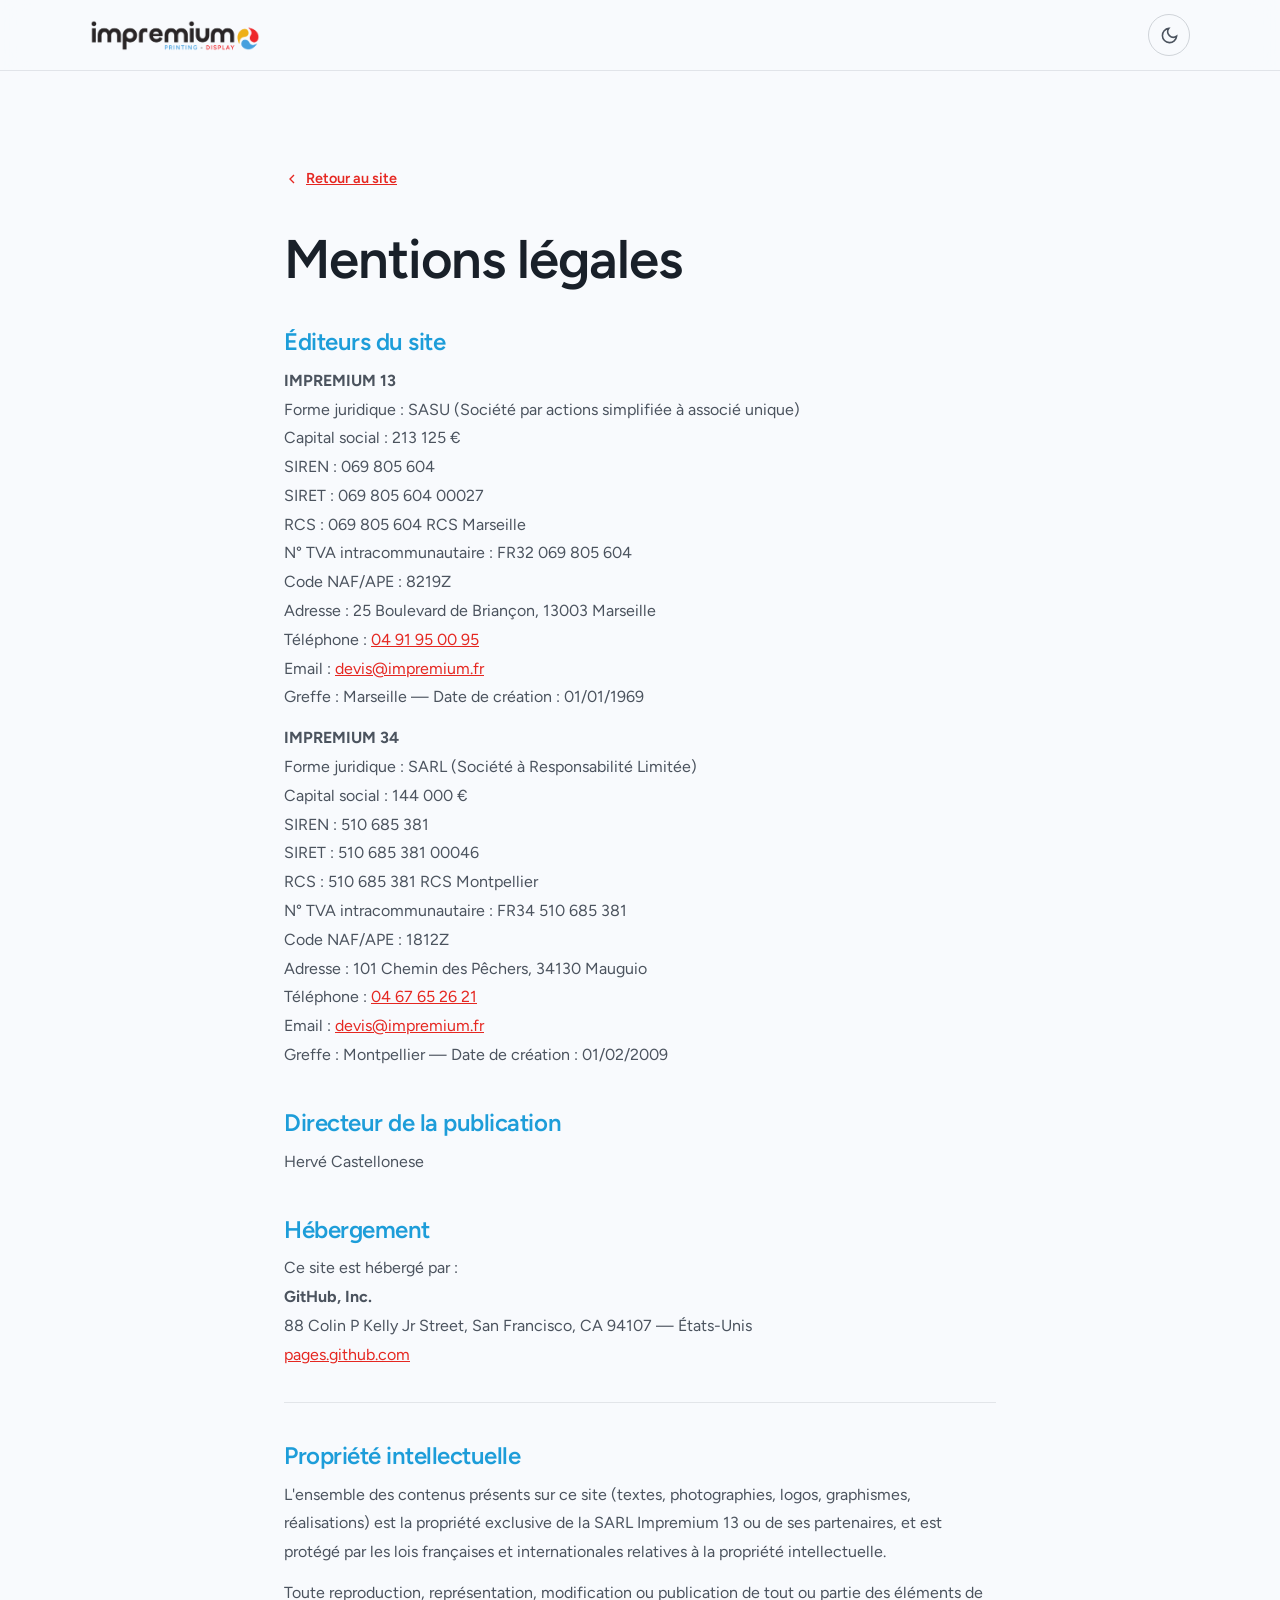
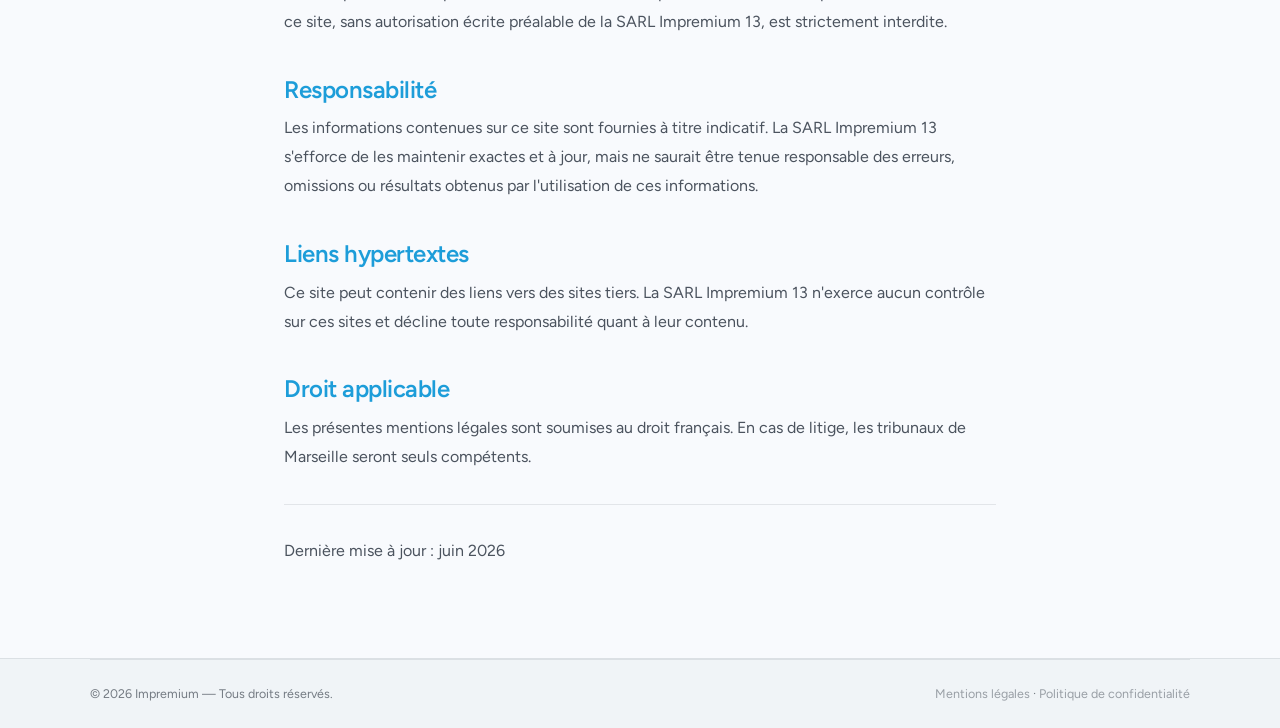
<file: mentions-legales.html>
<!DOCTYPE html>
<html lang="fr" data-theme="light">
<head>
  <meta charset="UTF-8">
  <meta name="viewport" content="width=device-width, initial-scale=1.0">
  <title>Mentions légales — Impremium</title>
  <meta name="robots" content="noindex">
  <link rel="preconnect" href="https://fonts.googleapis.com">
  <link rel="preconnect" href="https://fonts.gstatic.com" crossorigin>
  <link href="https://fonts.googleapis.com/css2?family=Figtree:wght@300;400;600;700;800&display=swap" rel="stylesheet">
  <link rel="stylesheet" href="./base.css">
  <link rel="stylesheet" href="./style.css">
  <style>
    .legal-wrap { max-width: 760px; margin: 0 auto; padding: 6rem 1.5rem 5rem; }
    .legal-back {
      display: inline-flex; align-items: center; gap: 6px;
      font-size: var(--text-sm); font-weight: 600;
      color: var(--brand-coral); margin-bottom: 2.5rem;
      text-decoration: none;
    }
    .legal-back:hover { text-decoration: underline; }
    .legal-wrap h1 {
      font-family: var(--font-display); font-size: var(--text-2xl);
      font-weight: 600; color: var(--text); margin-bottom: 2rem;
    }
    .legal-wrap h2 {
      font-family: var(--font-display); font-size: var(--text-lg);
      font-weight: 600; color: var(--brand-blue); margin: 2.5rem 0 0.75rem;
    }
    .legal-wrap p, .legal-wrap li {
      font-size: var(--text-base); color: var(--text-soft);
      line-height: 1.8; margin-bottom: 0.75rem;
    }
    .legal-wrap ul { padding-left: 1.5rem; margin-bottom: 1rem; }
    .legal-wrap a { color: var(--brand-coral); text-decoration: underline; }
    .legal-divider { height: 1px; background: var(--border); margin: 2rem 0; }
    .legal-note { font-size: var(--text-xs); color: var(--text-mute); }
    .placeholder { background: oklch(98% 0.01 85); border: 1px dashed var(--brand-gold); border-radius: 6px; padding: 0.25rem 0.5rem; font-size: var(--text-sm); color: var(--brand-coral-deep); font-style: italic; }
  </style>
</head>
<body>

  <!-- HEADER simplifié -->
  <header class="site-header">
    <div class="container nav">
      <a href="./index.html" class="brand" aria-label="Impremium — accueil">
        <img class="logo-img logo-light" src="./assets/img/logo-impremium.png" alt="Impremium" width="170" height="31">
        <img class="logo-img logo-dark" src="./assets/img/logo-impremium-dark.png" alt="Impremium" width="170" height="31">
      </a>
      <div class="nav-actions">
        <button class="theme-toggle" id="themeToggle" aria-label="Basculer le thème">
          <svg width="18" height="18" viewBox="0 0 24 24" fill="none" stroke="currentColor" stroke-width="2"><path d="M21 12.79A9 9 0 1 1 11.21 3 7 7 0 0 0 21 12.79z"/></svg>
        </button>
      </div>
    </div>
  </header>

  <main>
    <div class="legal-wrap">

      <a href="./index.html" class="legal-back">
        <svg width="16" height="16" viewBox="0 0 24 24" fill="none" stroke="currentColor" stroke-width="2"><polyline points="15 18 9 12 15 6"/></svg>
        Retour au site
      </a>

      <h1>Mentions légales</h1>

      <h2>Éditeurs du site</h2>

      <p><strong>IMPREMIUM 13</strong><br>
      Forme juridique : SASU (Société par actions simplifiée à associé unique)<br>
      Capital social : 213 125 €<br>
      SIREN : 069 805 604<br>
      SIRET : 069 805 604 00027<br>
      RCS : 069 805 604 RCS Marseille<br>
      N° TVA intracommunautaire : FR32 069 805 604<br>
      Code NAF/APE : 8219Z<br>
      Adresse : 25 Boulevard de Briançon, 13003 Marseille<br>
      Téléphone : <a href="tel:0491950095">04 91 95 00 95</a><br>
      Email : <a href="mailto:devis@impremium.fr">devis@impremium.fr</a><br>
      Greffe : Marseille — Date de création : 01/01/1969</p>

      <p style="margin-top:var(--space-6)"><strong>IMPREMIUM 34</strong><br>
      Forme juridique : SARL (Société à Responsabilité Limitée)<br>
      Capital social : 144 000 €<br>
      SIREN : 510 685 381<br>
      SIRET : 510 685 381 00046<br>
      RCS : 510 685 381 RCS Montpellier<br>
      N° TVA intracommunautaire : FR34 510 685 381<br>
      Code NAF/APE : 1812Z<br>
      Adresse : 101 Chemin des Pêchers, 34130 Mauguio<br>
      Téléphone : <a href="tel:0467652621">04 67 65 26 21</a><br>
      Email : <a href="mailto:devis@impremium.fr">devis@impremium.fr</a><br>
      Greffe : Montpellier — Date de création : 01/02/2009</p>

      <h2>Directeur de la publication</h2>
      <p>Hervé Castellonese</p>

      <h2>Hébergement</h2>
      <p>
        Ce site est hébergé par :<br>
        <strong>GitHub, Inc.</strong><br>
        88 Colin P Kelly Jr Street, San Francisco, CA 94107 — États-Unis<br>
        <a href="https://pages.github.com" target="_blank" rel="noopener">pages.github.com</a>
      </p>

      <div class="legal-divider"></div>

      <h2>Propriété intellectuelle</h2>
      <p>L'ensemble des contenus présents sur ce site (textes, photographies, logos, graphismes, réalisations) est la propriété exclusive de la SARL Impremium 13 ou de ses partenaires, et est protégé par les lois françaises et internationales relatives à la propriété intellectuelle.</p>
      <p>Toute reproduction, représentation, modification ou publication de tout ou partie des éléments de ce site, sans autorisation écrite préalable de la SARL Impremium 13, est strictement interdite.</p>

      <h2>Responsabilité</h2>
      <p>Les informations contenues sur ce site sont fournies à titre indicatif. La SARL Impremium 13 s'efforce de les maintenir exactes et à jour, mais ne saurait être tenue responsable des erreurs, omissions ou résultats obtenus par l'utilisation de ces informations.</p>

      <h2>Liens hypertextes</h2>
      <p>Ce site peut contenir des liens vers des sites tiers. La SARL Impremium 13 n'exerce aucun contrôle sur ces sites et décline toute responsabilité quant à leur contenu.</p>

      <h2>Droit applicable</h2>
      <p>Les présentes mentions légales sont soumises au droit français. En cas de litige, les tribunaux de Marseille seront seuls compétents.</p>

      <div class="legal-divider"></div>
      <p class="legal-note">Dernière mise à jour : juin 2026</p>

    </div>
  </main>

  <footer class="site-footer">
    <div class="container">
      <div class="footer-bottom">
        <span>© <span id="year"></span> Impremium — Tous droits réservés.</span>
        <span class="footer-legal">
          <a href="mentions-legales.html">Mentions légales</a> ·
          <a href="politique-confidentialite.html">Politique de confidentialité</a>
        </span>
      </div>
    </div>
  </footer>

  <script src="./app.js" defer></script>
<script data-pplx-inline-edit>
(function () {
  if (window === window.top) return;

  const allowedParentOrigins = ["https://www.perplexity.ai","https://perplexity.ai","https://testing.perplexity.ai","https://staging.perplexity.ai","https://*.preview.i.perplexity.ai","http://localhost:3000","http://127.0.0.1:3000","http://localhost:5173","http://127.0.0.1:5173"];
  const MAX_FONT_BYTES = 500 * 1024;
  const MAX_TOTAL_FONT_BYTES = 2 * 1024 * 1024;
  let scrollForwarding = false;
  let scrollRaf = 0;
  let trustedTopOrigin = null;

  // Allow entries like "https://*.preview.i.perplexity.ai" — the wildcard
  // matches a single DNS label (no dots), so "https://*.foo" cannot stretch
  // across multiple labels.
  function matchesAllowedOrigin(origin) {
    if (!origin) return false;
    for (const entry of allowedParentOrigins) {
      if (!entry.includes("*")) {
        if (entry === origin) return true;
        continue;
      }
      const pattern = new RegExp(
        "^" +
          entry.replace(/[.+?^${}()|[\]\\]/g, "\\$&").replace(/\*/g, "[^.]+") +
          "$",
      );
      if (pattern.test(origin)) return true;
    }
    return false;
  }

  // Trust decision: when the sender is same-origin-visible (event.origin is a
  // real origin like https://www.perplexity.ai) we trust event.origin directly.
  // When event.origin is "null" (opaque broker srcdoc), we fall back to the
  // broker's stamped `parentOrigin` to identify the top window. The fallback
  // is claim-only — we rely on the browser's native `targetOrigin` enforcement
  // on the response path (see postToTrustedTop) to ensure replies can't be
  // delivered to anyone but the actual top window of that claimed origin.
  function getTrustedParentOrigin(event) {
    const forwardedParentOrigin =
      typeof event.data.parentOrigin === "string" ? event.data.parentOrigin : null;
    const parentOrigin = event.origin === "null" ? forwardedParentOrigin : event.origin;
    return matchesAllowedOrigin(parentOrigin) ? parentOrigin : null;
  }

  // All responses go to window.top with targetOrigin = the allowlisted origin.
  // An attacker that iframes us inside their own null-origin broker can claim
  // any parentOrigin they like, but the browser will drop the reply whenever
  // the real top's origin doesn't match — so the screenshot never leaves.
  function postToTrustedTop(message) {
    if (!trustedTopOrigin) return;
    try {
      window.top.postMessage(message, trustedTopOrigin);
    } catch (_error) {}
  }

  function inlineAll(original, clone) {
    if (original.nodeType !== 1 || clone.nodeType !== 1) return;

    try {
      const computedStyle = getComputedStyle(original);
      // cssText on a computed style is the serialized declaration in modern
      // Chromium/Safari — a single read beats enumerating ~400 longhand
      // properties. Firefox returns "" here, so we fall back on empty.
      const serialized = computedStyle.cssText;
      if (serialized) {
        clone.style.cssText = serialized;
      } else {
        const parts = new Array(computedStyle.length);
        for (let index = 0; index < computedStyle.length; index += 1) {
          const property = computedStyle[index];
          parts[index] = `${property}:${computedStyle.getPropertyValue(property)};`;
        }
        clone.style.cssText = parts.join("");
      }
    } catch (_error) {}

    const originalChildren = original.children;
    const clonedChildren = clone.children;
    for (
      let index = 0;
      index < originalChildren.length && index < clonedChildren.length;
      index += 1
    ) {
      inlineAll(originalChildren[index], clonedChildren[index]);
    }
  }

  function extractFontUrl(srcValue) {
    const matches = [
      ...srcValue.matchAll(
        /url\(["']?([^"')]+)["']?\)(?:\s*format\(["']?([^"')]+)["']?\))?/gi,
      ),
    ];
    if (matches.length === 0) return null;
    const woff2 = matches.find((m) => m[2] && m[2].toLowerCase().includes("woff2"));
    if (woff2) return woff2[1];
    const woff = matches.find((m) => m[2] && m[2].toLowerCase().includes("woff"));
    if (woff) return woff[1];
    return matches[0][1];
  }

  // Cache resolved font URL -> data URI across captures. Fonts on a page
  // essentially never change, and a batch run emits multiple captures back to
  // back — without this we'd refetch + re-base64 every time.
  const fontDataUriCache = new Map();
  const SRC_DECLARATION_RE = /src\s*:\s*[^;}]+/i;

  async function fetchAsDataUri(url) {
    if (fontDataUriCache.has(url)) return fontDataUriCache.get(url);
    let dataUri = null;
    try {
      const response = await fetch(url, { mode: "cors", credentials: "omit" });
      if (response.ok) {
        const blob = await response.blob();
        if (blob.size <= MAX_FONT_BYTES) {
          dataUri = await new Promise((resolve) => {
            const reader = new FileReader();
            reader.onloadend = () =>
              resolve(typeof reader.result === "string" ? reader.result : null);
            reader.onerror = () => resolve(null);
            reader.readAsDataURL(blob);
          });
        }
      }
    } catch (_error) {
      dataUri = null;
    }
    fontDataUriCache.set(url, dataUri);
    return dataUri;
  }

  function collectFontFaceRuleTexts() {
    const rules = [];
    for (const sheet of document.styleSheets) {
      let cssRules;
      try {
        cssRules = sheet.cssRules;
      } catch (_error) {
        continue;
      }
      if (!cssRules) continue;
      for (const rule of cssRules) {
        const cssText = rule.cssText || "";
        if (cssText.startsWith("@font-face")) rules.push(cssText);
      }
    }
    return rules;
  }

  async function buildInlinedFontCss() {
    const ruleTexts = collectFontFaceRuleTexts();
    if (ruleTexts.length === 0) return null;

    const resolved = ruleTexts.map((cssText) => {
      if (!SRC_DECLARATION_RE.test(cssText)) return null;
      const srcMatch = cssText.match(/src\s*:\s*([^;}]+)[;}]/i);
      if (!srcMatch) return null;
      const url = extractFontUrl(srcMatch[1]);
      if (!url) return null;
      try {
        return { cssText, url: new URL(url, document.baseURI).href };
      } catch (_error) {
        return null;
      }
    });

    const dataUris = await Promise.all(
      resolved.map((entry) => (entry ? fetchAsDataUri(entry.url) : Promise.resolve(null))),
    );

    const inlined = [];
    let totalBytes = 0;
    for (let index = 0; index < resolved.length; index += 1) {
      const entry = resolved[index];
      const dataUri = dataUris[index];
      if (!entry || !dataUri) continue;
      const approxBytes = dataUri.length * 0.75;
      if (totalBytes + approxBytes > MAX_TOTAL_FONT_BYTES) break;
      totalBytes += approxBytes;
      inlined.push(entry.cssText.replace(SRC_DECLARATION_RE, `src: url("${dataUri}")`));
    }
    return inlined.length > 0 ? inlined.join("\n") : null;
  }

  function stripExternal(clone) {
    const images = clone.querySelectorAll("img");
    for (let index = 0; index < images.length; index += 1) {
      const src = images[index].getAttribute("src");
      if (src && !src.startsWith("data:")) images[index].removeAttribute("src");
    }

    const elements = clone.querySelectorAll("*");
    for (let index = 0; index < elements.length; index += 1) {
      const style = elements[index].style.cssText;
      if (style && style.includes("url(")) {
        elements[index].style.cssText = style.replace(
          /url\(["']?(?!data:)[^)"']*["']?\)/gi,
          "none",
        );
      }
    }
  }

  function emitScroll() {
    scrollRaf = 0;
    if (!scrollForwarding) return;
    postToTrustedTop({
      type: "INLINE_EDIT_SCROLL",
      scrollX: window.scrollX,
      scrollY: window.scrollY,
    });
  }

  window.addEventListener(
    "scroll",
    function () {
      if (!scrollForwarding || scrollRaf) return;
      scrollRaf = requestAnimationFrame(emitScroll);
    },
    { passive: true, capture: true },
  );

  async function handleCaptureRequest(event) {
    const requestId = event.data.requestId;
    const scrollX = window.scrollX;
    const scrollY = window.scrollY;
    const width = window.innerWidth;
    const height = window.innerHeight;

    function postResult(dataUrl) {
      postToTrustedTop({
        type: "INLINE_EDIT_SCREENSHOT_RESULT",
        requestId,
        dataUrl,
        scrollX,
        scrollY,
      });
    }

    try {
      // Wait for any pending web fonts to resolve so both inline metrics and
      // the @font-face inlining below see the same loaded faces.
      if (document.fonts && document.fonts.ready) {
        try {
          await document.fonts.ready;
        } catch (_error) {}
      }

      const clone = document.documentElement.cloneNode(true);
      inlineAll(document.documentElement, clone);

      const removedNodes = clone.querySelectorAll("script,link[rel=\"stylesheet\"],style");
      for (let index = 0; index < removedNodes.length; index += 1) {
        removedNodes[index].remove();
      }

      stripExternal(clone);

      // Re-embed web fonts as data-URI @font-face rules so the SVG rasterizer
      // can resolve them — external font URLs aren't fetched during
      // foreignObject rendering, which would otherwise force a fallback face
      // and change text metrics.
      const inlinedFontCss = await buildInlinedFontCss();
      if (inlinedFontCss) {
        const styleEl = document.createElement("style");
        styleEl.textContent = inlinedFontCss;
        const head = clone.querySelector("head");
        if (head) head.appendChild(styleEl);
        else clone.insertBefore(styleEl, clone.firstChild);
      }

      const html = new XMLSerializer().serializeToString(clone);
      const svg =
        `<svg xmlns="http://www.w3.org/2000/svg" width="${width}" height="${height}">` +
        '<foreignObject width="100%" height="100%">' +
        `<div xmlns="http://www.w3.org/1999/xhtml" style="width:${width}px;height:${height}px;overflow:hidden">` +
        `<div style="position:relative;left:-${scrollX}px;top:-${scrollY}px">` +
        html +
        "</div></div></foreignObject></svg>";
      const svgUrl = `data:image/svg+xml;charset=utf-8,${encodeURIComponent(svg)}`;
      const image = new Image();
      image.onload = function () {
        const canvas = document.createElement("canvas");
        canvas.width = width;
        canvas.height = height;
        canvas.getContext("2d").drawImage(image, 0, 0);
        postResult(canvas.toDataURL("image/png"));
      };
      image.onerror = function () {
        postResult(null);
      };
      image.src = svgUrl;
    } catch (_error) {
      postResult(null);
    }
  }

  window.addEventListener("message", function (event) {
    if (!event.data) return;
    // Only accept messages from the direct parent frame. Blocks sibling /
    // unrelated-window postMessage senders that could otherwise reach us.
    if (event.source !== window.parent) return;

    const trustedParentOrigin = getTrustedParentOrigin(event);
    if (!trustedParentOrigin) return;
    trustedTopOrigin = trustedParentOrigin;

    if (event.data.type === "INLINE_EDIT_SCROLL_START") {
      scrollForwarding = true;
      emitScroll();
      return;
    }

    if (event.data.type === "INLINE_EDIT_SCROLL_STOP") {
      scrollForwarding = false;
      if (scrollRaf) cancelAnimationFrame(scrollRaf);
      scrollRaf = 0;
      return;
    }

    if (event.data.type !== "INLINE_EDIT_CAPTURE_REQUEST") return;

    handleCaptureRequest(event);
  });
})();


</script></body>
</html>
</file>
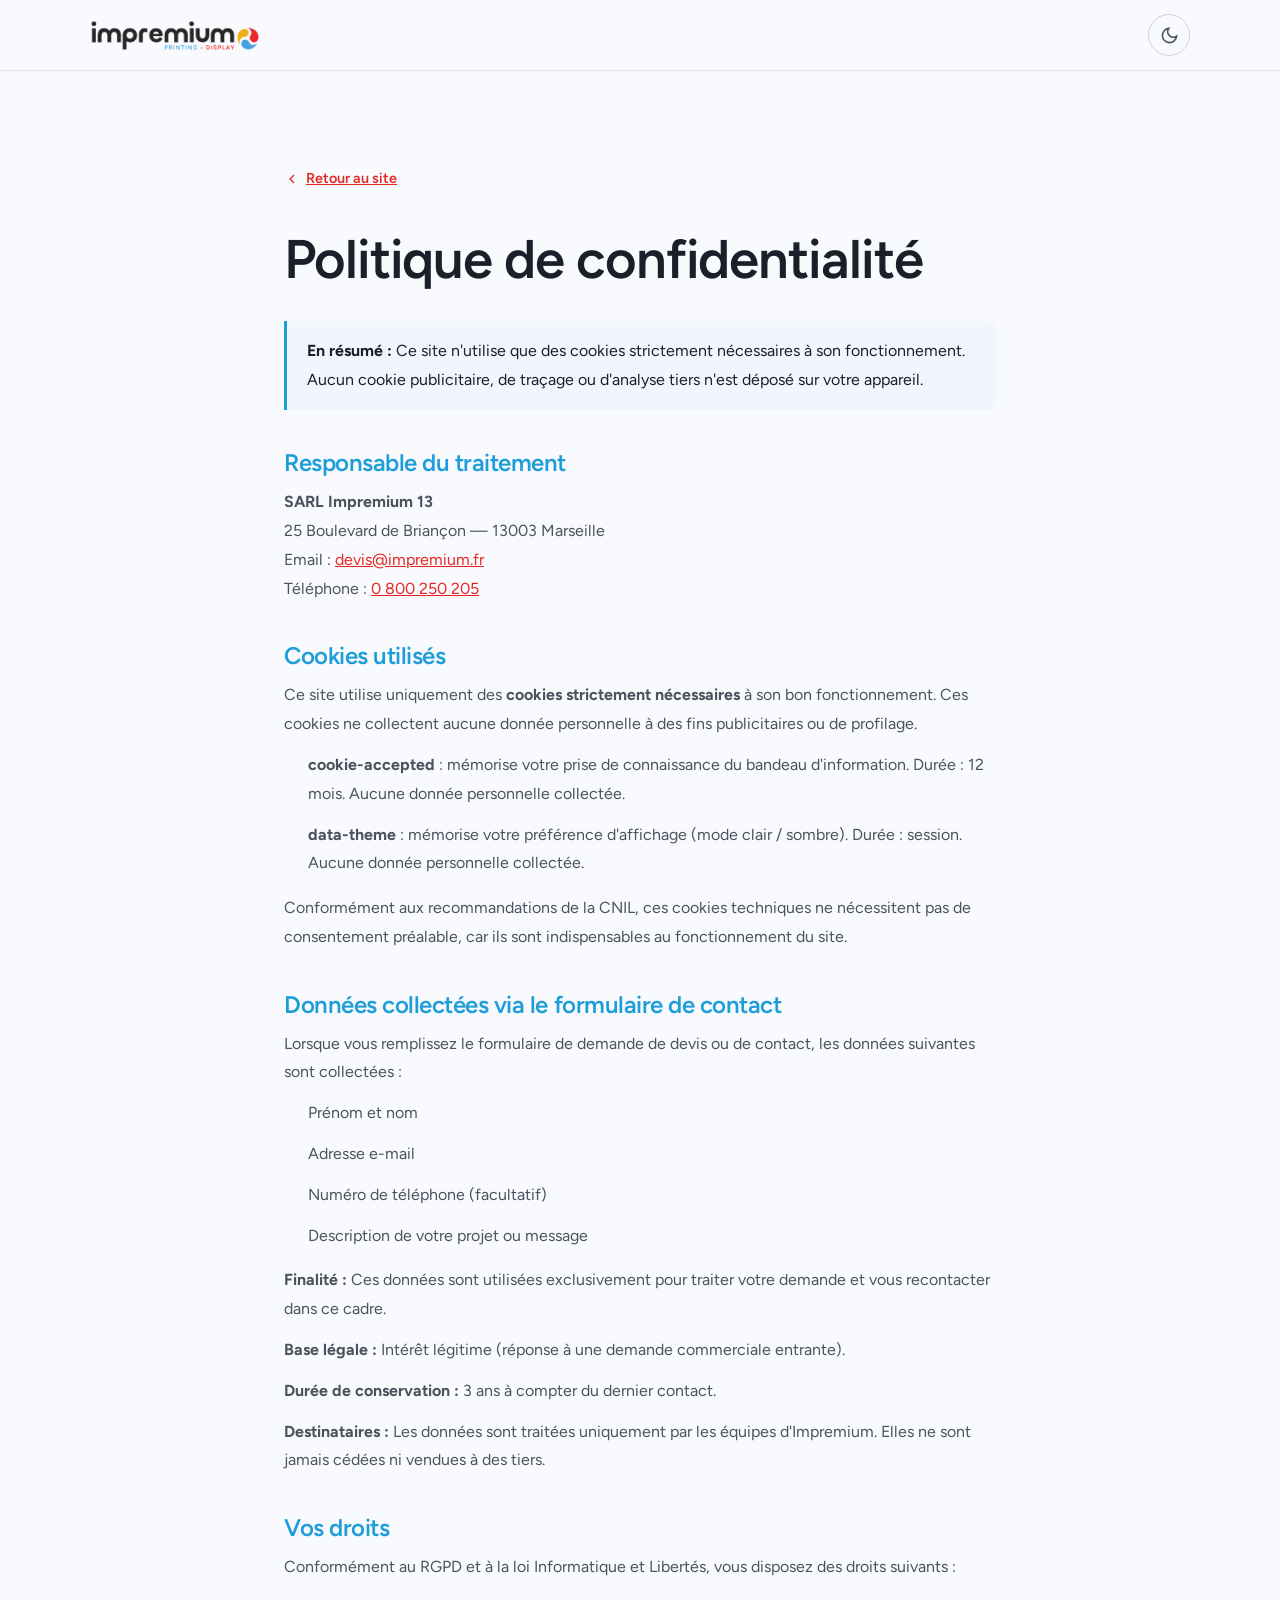
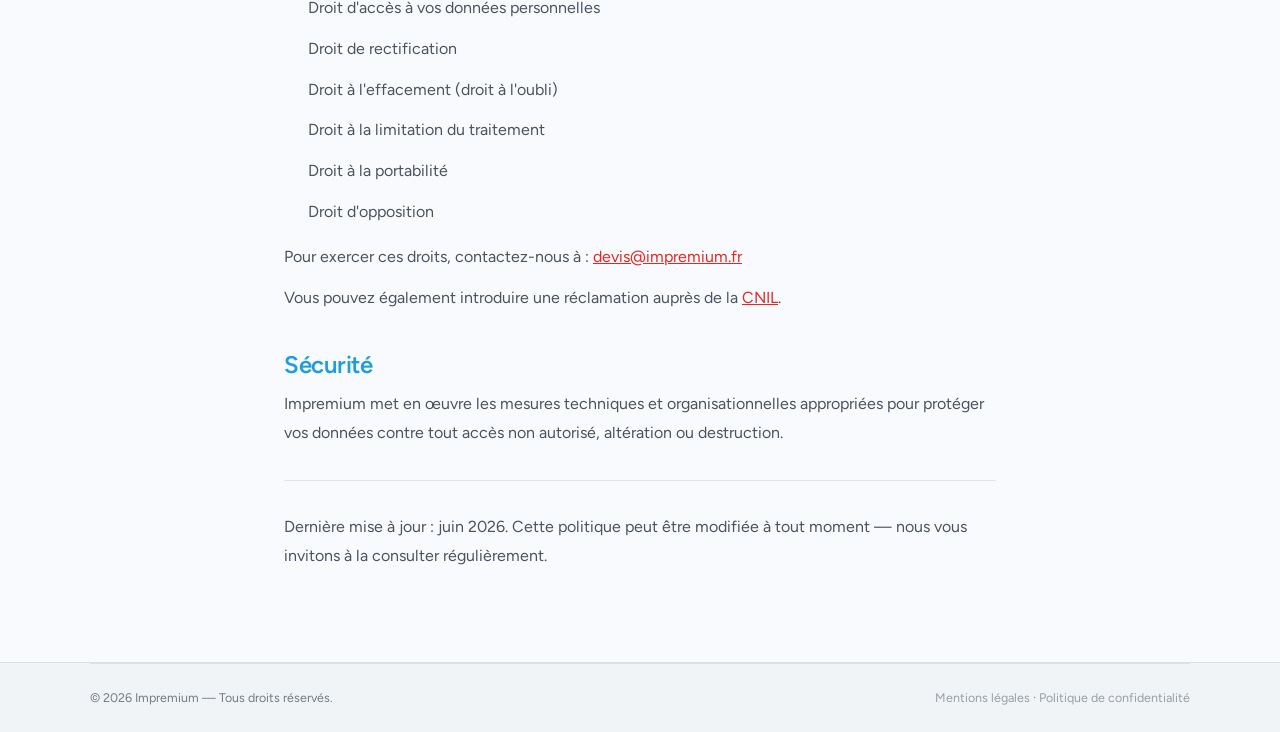
<file: politique-confidentialite.html>
<!DOCTYPE html>
<html lang="fr" data-theme="light">
<head>
  <meta charset="UTF-8">
  <meta name="viewport" content="width=device-width, initial-scale=1.0">
  <title>Politique de confidentialité — Impremium</title>
  <meta name="robots" content="noindex">
  <link rel="preconnect" href="https://fonts.googleapis.com">
  <link rel="preconnect" href="https://fonts.gstatic.com" crossorigin>
  <link href="https://fonts.googleapis.com/css2?family=Figtree:wght@300;400;600;700;800&display=swap" rel="stylesheet">
  <link rel="stylesheet" href="./base.css">
  <link rel="stylesheet" href="./style.css">
  <style>
    .legal-wrap { max-width: 760px; margin: 0 auto; padding: 6rem 1.5rem 5rem; }
    .legal-back {
      display: inline-flex; align-items: center; gap: 6px;
      font-size: var(--text-sm); font-weight: 600;
      color: var(--brand-coral); margin-bottom: 2.5rem;
      text-decoration: none;
    }
    .legal-back:hover { text-decoration: underline; }
    .legal-wrap h1 {
      font-family: var(--font-display); font-size: var(--text-2xl);
      font-weight: 600; color: var(--text); margin-bottom: 2rem;
    }
    .legal-wrap h2 {
      font-family: var(--font-display); font-size: var(--text-lg);
      font-weight: 600; color: var(--brand-blue); margin: 2.5rem 0 0.75rem;
    }
    .legal-wrap p, .legal-wrap li {
      font-size: var(--text-base); color: var(--text-soft);
      line-height: 1.8; margin-bottom: 0.75rem;
    }
    .legal-wrap ul { padding-left: 1.5rem; margin-bottom: 1rem; }
    .legal-wrap a { color: var(--brand-coral); text-decoration: underline; }
    .legal-divider { height: 1px; background: var(--border); margin: 2rem 0; }
    .legal-note { font-size: var(--text-xs); color: var(--text-mute); }
    .highlight-box {
      background: oklch(97% 0.01 250);
      border-left: 3px solid var(--brand-blue);
      border-radius: 0 8px 8px 0;
      padding: 1rem 1.25rem;
      margin: 1.5rem 0;
    }
    [data-theme="dark"] .highlight-box { background: oklch(28% 0.02 258); }
    .highlight-box p { color: var(--text); margin: 0; }
  </style>
</head>
<body>

  <!-- HEADER simplifié -->
  <header class="site-header">
    <div class="container nav">
      <a href="./index.html" class="brand" aria-label="Impremium — accueil">
        <img class="logo-img logo-light" src="./assets/img/logo-impremium.png" alt="Impremium" width="170" height="31">
        <img class="logo-img logo-dark" src="./assets/img/logo-impremium-dark.png" alt="Impremium" width="170" height="31">
      </a>
      <div class="nav-actions">
        <button class="theme-toggle" id="themeToggle" aria-label="Basculer le thème">
          <svg width="18" height="18" viewBox="0 0 24 24" fill="none" stroke="currentColor" stroke-width="2"><path d="M21 12.79A9 9 0 1 1 11.21 3 7 7 0 0 0 21 12.79z"/></svg>
        </button>
      </div>
    </div>
  </header>

  <main>
    <div class="legal-wrap">

      <a href="./index.html" class="legal-back">
        <svg width="16" height="16" viewBox="0 0 24 24" fill="none" stroke="currentColor" stroke-width="2"><polyline points="15 18 9 12 15 6"/></svg>
        Retour au site
      </a>

      <h1>Politique de confidentialité</h1>

      <div class="highlight-box">
        <p><strong>En résumé :</strong> Ce site n'utilise que des cookies strictement nécessaires à son fonctionnement. Aucun cookie publicitaire, de traçage ou d'analyse tiers n'est déposé sur votre appareil.</p>
      </div>

      <h2>Responsable du traitement</h2>
      <p>
        <strong>SARL Impremium 13</strong><br>
        25 Boulevard de Briançon — 13003 Marseille<br>
        Email : <a href="mailto:devis@impremium.fr">devis@impremium.fr</a><br>
        Téléphone : <a href="tel:0800250205">0 800 250 205</a>
      </p>

      <h2>Cookies utilisés</h2>
      <p>Ce site utilise uniquement des <strong>cookies strictement nécessaires</strong> à son bon fonctionnement. Ces cookies ne collectent aucune donnée personnelle à des fins publicitaires ou de profilage.</p>
      <ul>
        <li><strong>cookie-accepted</strong> : mémorise votre prise de connaissance du bandeau d'information. Durée : 12 mois. Aucune donnée personnelle collectée.</li>
        <li><strong>data-theme</strong> : mémorise votre préférence d'affichage (mode clair / sombre). Durée : session. Aucune donnée personnelle collectée.</li>
      </ul>
      <p>Conformément aux recommandations de la CNIL, ces cookies techniques ne nécessitent pas de consentement préalable, car ils sont indispensables au fonctionnement du site.</p>

      <h2>Données collectées via le formulaire de contact</h2>
      <p>Lorsque vous remplissez le formulaire de demande de devis ou de contact, les données suivantes sont collectées :</p>
      <ul>
        <li>Prénom et nom</li>
        <li>Adresse e-mail</li>
        <li>Numéro de téléphone (facultatif)</li>
        <li>Description de votre projet ou message</li>
      </ul>
      <p><strong>Finalité :</strong> Ces données sont utilisées exclusivement pour traiter votre demande et vous recontacter dans ce cadre.</p>
      <p><strong>Base légale :</strong> Intérêt légitime (réponse à une demande commerciale entrante).</p>
      <p><strong>Durée de conservation :</strong> 3 ans à compter du dernier contact.</p>
      <p><strong>Destinataires :</strong> Les données sont traitées uniquement par les équipes d'Impremium. Elles ne sont jamais cédées ni vendues à des tiers.</p>

      <h2>Vos droits</h2>
      <p>Conformément au RGPD et à la loi Informatique et Libertés, vous disposez des droits suivants :</p>
      <ul>
        <li>Droit d'accès à vos données personnelles</li>
        <li>Droit de rectification</li>
        <li>Droit à l'effacement (droit à l'oubli)</li>
        <li>Droit à la limitation du traitement</li>
        <li>Droit à la portabilité</li>
        <li>Droit d'opposition</li>
      </ul>
      <p>Pour exercer ces droits, contactez-nous à : <a href="mailto:devis@impremium.fr">devis@impremium.fr</a></p>
      <p>Vous pouvez également introduire une réclamation auprès de la <a href="https://www.cnil.fr" target="_blank" rel="noopener">CNIL</a>.</p>

      <h2>Sécurité</h2>
      <p>Impremium met en œuvre les mesures techniques et organisationnelles appropriées pour protéger vos données contre tout accès non autorisé, altération ou destruction.</p>

      <div class="legal-divider"></div>
      <p class="legal-note">Dernière mise à jour : juin 2026. Cette politique peut être modifiée à tout moment — nous vous invitons à la consulter régulièrement.</p>

    </div>
  </main>

  <footer class="site-footer">
    <div class="container">
      <div class="footer-bottom">
        <span>© <span id="year"></span> Impremium — Tous droits réservés.</span>
        <span class="footer-legal">
          <a href="mentions-legales.html">Mentions légales</a> ·
          <a href="politique-confidentialite.html">Politique de confidentialité</a>
        </span>
      </div>
    </div>
  </footer>

  <script src="./app.js" defer></script>
<script data-pplx-inline-edit>
(function () {
  if (window === window.top) return;

  const allowedParentOrigins = ["https://www.perplexity.ai","https://perplexity.ai","https://testing.perplexity.ai","https://staging.perplexity.ai","https://*.preview.i.perplexity.ai","http://localhost:3000","http://127.0.0.1:3000","http://localhost:5173","http://127.0.0.1:5173"];
  const MAX_FONT_BYTES = 500 * 1024;
  const MAX_TOTAL_FONT_BYTES = 2 * 1024 * 1024;
  let scrollForwarding = false;
  let scrollRaf = 0;
  let trustedTopOrigin = null;

  // Allow entries like "https://*.preview.i.perplexity.ai" — the wildcard
  // matches a single DNS label (no dots), so "https://*.foo" cannot stretch
  // across multiple labels.
  function matchesAllowedOrigin(origin) {
    if (!origin) return false;
    for (const entry of allowedParentOrigins) {
      if (!entry.includes("*")) {
        if (entry === origin) return true;
        continue;
      }
      const pattern = new RegExp(
        "^" +
          entry.replace(/[.+?^${}()|[\]\\]/g, "\\$&").replace(/\*/g, "[^.]+") +
          "$",
      );
      if (pattern.test(origin)) return true;
    }
    return false;
  }

  // Trust decision: when the sender is same-origin-visible (event.origin is a
  // real origin like https://www.perplexity.ai) we trust event.origin directly.
  // When event.origin is "null" (opaque broker srcdoc), we fall back to the
  // broker's stamped `parentOrigin` to identify the top window. The fallback
  // is claim-only — we rely on the browser's native `targetOrigin` enforcement
  // on the response path (see postToTrustedTop) to ensure replies can't be
  // delivered to anyone but the actual top window of that claimed origin.
  function getTrustedParentOrigin(event) {
    const forwardedParentOrigin =
      typeof event.data.parentOrigin === "string" ? event.data.parentOrigin : null;
    const parentOrigin = event.origin === "null" ? forwardedParentOrigin : event.origin;
    return matchesAllowedOrigin(parentOrigin) ? parentOrigin : null;
  }

  // All responses go to window.top with targetOrigin = the allowlisted origin.
  // An attacker that iframes us inside their own null-origin broker can claim
  // any parentOrigin they like, but the browser will drop the reply whenever
  // the real top's origin doesn't match — so the screenshot never leaves.
  function postToTrustedTop(message) {
    if (!trustedTopOrigin) return;
    try {
      window.top.postMessage(message, trustedTopOrigin);
    } catch (_error) {}
  }

  function inlineAll(original, clone) {
    if (original.nodeType !== 1 || clone.nodeType !== 1) return;

    try {
      const computedStyle = getComputedStyle(original);
      // cssText on a computed style is the serialized declaration in modern
      // Chromium/Safari — a single read beats enumerating ~400 longhand
      // properties. Firefox returns "" here, so we fall back on empty.
      const serialized = computedStyle.cssText;
      if (serialized) {
        clone.style.cssText = serialized;
      } else {
        const parts = new Array(computedStyle.length);
        for (let index = 0; index < computedStyle.length; index += 1) {
          const property = computedStyle[index];
          parts[index] = `${property}:${computedStyle.getPropertyValue(property)};`;
        }
        clone.style.cssText = parts.join("");
      }
    } catch (_error) {}

    const originalChildren = original.children;
    const clonedChildren = clone.children;
    for (
      let index = 0;
      index < originalChildren.length && index < clonedChildren.length;
      index += 1
    ) {
      inlineAll(originalChildren[index], clonedChildren[index]);
    }
  }

  function extractFontUrl(srcValue) {
    const matches = [
      ...srcValue.matchAll(
        /url\(["']?([^"')]+)["']?\)(?:\s*format\(["']?([^"')]+)["']?\))?/gi,
      ),
    ];
    if (matches.length === 0) return null;
    const woff2 = matches.find((m) => m[2] && m[2].toLowerCase().includes("woff2"));
    if (woff2) return woff2[1];
    const woff = matches.find((m) => m[2] && m[2].toLowerCase().includes("woff"));
    if (woff) return woff[1];
    return matches[0][1];
  }

  // Cache resolved font URL -> data URI across captures. Fonts on a page
  // essentially never change, and a batch run emits multiple captures back to
  // back — without this we'd refetch + re-base64 every time.
  const fontDataUriCache = new Map();
  const SRC_DECLARATION_RE = /src\s*:\s*[^;}]+/i;

  async function fetchAsDataUri(url) {
    if (fontDataUriCache.has(url)) return fontDataUriCache.get(url);
    let dataUri = null;
    try {
      const response = await fetch(url, { mode: "cors", credentials: "omit" });
      if (response.ok) {
        const blob = await response.blob();
        if (blob.size <= MAX_FONT_BYTES) {
          dataUri = await new Promise((resolve) => {
            const reader = new FileReader();
            reader.onloadend = () =>
              resolve(typeof reader.result === "string" ? reader.result : null);
            reader.onerror = () => resolve(null);
            reader.readAsDataURL(blob);
          });
        }
      }
    } catch (_error) {
      dataUri = null;
    }
    fontDataUriCache.set(url, dataUri);
    return dataUri;
  }

  function collectFontFaceRuleTexts() {
    const rules = [];
    for (const sheet of document.styleSheets) {
      let cssRules;
      try {
        cssRules = sheet.cssRules;
      } catch (_error) {
        continue;
      }
      if (!cssRules) continue;
      for (const rule of cssRules) {
        const cssText = rule.cssText || "";
        if (cssText.startsWith("@font-face")) rules.push(cssText);
      }
    }
    return rules;
  }

  async function buildInlinedFontCss() {
    const ruleTexts = collectFontFaceRuleTexts();
    if (ruleTexts.length === 0) return null;

    const resolved = ruleTexts.map((cssText) => {
      if (!SRC_DECLARATION_RE.test(cssText)) return null;
      const srcMatch = cssText.match(/src\s*:\s*([^;}]+)[;}]/i);
      if (!srcMatch) return null;
      const url = extractFontUrl(srcMatch[1]);
      if (!url) return null;
      try {
        return { cssText, url: new URL(url, document.baseURI).href };
      } catch (_error) {
        return null;
      }
    });

    const dataUris = await Promise.all(
      resolved.map((entry) => (entry ? fetchAsDataUri(entry.url) : Promise.resolve(null))),
    );

    const inlined = [];
    let totalBytes = 0;
    for (let index = 0; index < resolved.length; index += 1) {
      const entry = resolved[index];
      const dataUri = dataUris[index];
      if (!entry || !dataUri) continue;
      const approxBytes = dataUri.length * 0.75;
      if (totalBytes + approxBytes > MAX_TOTAL_FONT_BYTES) break;
      totalBytes += approxBytes;
      inlined.push(entry.cssText.replace(SRC_DECLARATION_RE, `src: url("${dataUri}")`));
    }
    return inlined.length > 0 ? inlined.join("\n") : null;
  }

  function stripExternal(clone) {
    const images = clone.querySelectorAll("img");
    for (let index = 0; index < images.length; index += 1) {
      const src = images[index].getAttribute("src");
      if (src && !src.startsWith("data:")) images[index].removeAttribute("src");
    }

    const elements = clone.querySelectorAll("*");
    for (let index = 0; index < elements.length; index += 1) {
      const style = elements[index].style.cssText;
      if (style && style.includes("url(")) {
        elements[index].style.cssText = style.replace(
          /url\(["']?(?!data:)[^)"']*["']?\)/gi,
          "none",
        );
      }
    }
  }

  function emitScroll() {
    scrollRaf = 0;
    if (!scrollForwarding) return;
    postToTrustedTop({
      type: "INLINE_EDIT_SCROLL",
      scrollX: window.scrollX,
      scrollY: window.scrollY,
    });
  }

  window.addEventListener(
    "scroll",
    function () {
      if (!scrollForwarding || scrollRaf) return;
      scrollRaf = requestAnimationFrame(emitScroll);
    },
    { passive: true, capture: true },
  );

  async function handleCaptureRequest(event) {
    const requestId = event.data.requestId;
    const scrollX = window.scrollX;
    const scrollY = window.scrollY;
    const width = window.innerWidth;
    const height = window.innerHeight;

    function postResult(dataUrl) {
      postToTrustedTop({
        type: "INLINE_EDIT_SCREENSHOT_RESULT",
        requestId,
        dataUrl,
        scrollX,
        scrollY,
      });
    }

    try {
      // Wait for any pending web fonts to resolve so both inline metrics and
      // the @font-face inlining below see the same loaded faces.
      if (document.fonts && document.fonts.ready) {
        try {
          await document.fonts.ready;
        } catch (_error) {}
      }

      const clone = document.documentElement.cloneNode(true);
      inlineAll(document.documentElement, clone);

      const removedNodes = clone.querySelectorAll("script,link[rel=\"stylesheet\"],style");
      for (let index = 0; index < removedNodes.length; index += 1) {
        removedNodes[index].remove();
      }

      stripExternal(clone);

      // Re-embed web fonts as data-URI @font-face rules so the SVG rasterizer
      // can resolve them — external font URLs aren't fetched during
      // foreignObject rendering, which would otherwise force a fallback face
      // and change text metrics.
      const inlinedFontCss = await buildInlinedFontCss();
      if (inlinedFontCss) {
        const styleEl = document.createElement("style");
        styleEl.textContent = inlinedFontCss;
        const head = clone.querySelector("head");
        if (head) head.appendChild(styleEl);
        else clone.insertBefore(styleEl, clone.firstChild);
      }

      const html = new XMLSerializer().serializeToString(clone);
      const svg =
        `<svg xmlns="http://www.w3.org/2000/svg" width="${width}" height="${height}">` +
        '<foreignObject width="100%" height="100%">' +
        `<div xmlns="http://www.w3.org/1999/xhtml" style="width:${width}px;height:${height}px;overflow:hidden">` +
        `<div style="position:relative;left:-${scrollX}px;top:-${scrollY}px">` +
        html +
        "</div></div></foreignObject></svg>";
      const svgUrl = `data:image/svg+xml;charset=utf-8,${encodeURIComponent(svg)}`;
      const image = new Image();
      image.onload = function () {
        const canvas = document.createElement("canvas");
        canvas.width = width;
        canvas.height = height;
        canvas.getContext("2d").drawImage(image, 0, 0);
        postResult(canvas.toDataURL("image/png"));
      };
      image.onerror = function () {
        postResult(null);
      };
      image.src = svgUrl;
    } catch (_error) {
      postResult(null);
    }
  }

  window.addEventListener("message", function (event) {
    if (!event.data) return;
    // Only accept messages from the direct parent frame. Blocks sibling /
    // unrelated-window postMessage senders that could otherwise reach us.
    if (event.source !== window.parent) return;

    const trustedParentOrigin = getTrustedParentOrigin(event);
    if (!trustedParentOrigin) return;
    trustedTopOrigin = trustedParentOrigin;

    if (event.data.type === "INLINE_EDIT_SCROLL_START") {
      scrollForwarding = true;
      emitScroll();
      return;
    }

    if (event.data.type === "INLINE_EDIT_SCROLL_STOP") {
      scrollForwarding = false;
      if (scrollRaf) cancelAnimationFrame(scrollRaf);
      scrollRaf = 0;
      return;
    }

    if (event.data.type !== "INLINE_EDIT_CAPTURE_REQUEST") return;

    handleCaptureRequest(event);
  });
})();


</script></body>
</html>
</file>
<file: base.css>
/* ===== base.css — reset & primitives ===== */
*, *::before, *::after { box-sizing: border-box; }
* { margin: 0; }
html { -webkit-text-size-adjust: 100%; scroll-behavior: smooth; }
@media (prefers-reduced-motion: reduce) {
  html { scroll-behavior: auto; }
  *, *::before, *::after { animation-duration: .001ms !important; animation-iteration-count: 1 !important; transition-duration: .001ms !important; }
}
body { line-height: 1.6; -webkit-font-smoothing: antialiased; text-rendering: optimizeLegibility; }
img, picture, video, canvas, svg { display: block; max-width: 100%; }
input, button, textarea, select { font: inherit; color: inherit; }
button { cursor: pointer; background: none; border: none; }
p, h1, h2, h3, h4, li { overflow-wrap: break-word; }
a { color: inherit; text-decoration: none; }
ul { list-style: none; padding: 0; }
:focus-visible { outline: 2px solid var(--brand-blue); outline-offset: 3px; border-radius: 4px; }
.visually-hidden { position: absolute; width: 1px; height: 1px; padding: 0; margin: -1px; overflow: hidden; clip: rect(0,0,0,0); white-space: nowrap; border: 0; }
</file>
<file: style.css>
/* ============================================================
   Impremium — Pré-site vitrine — style.css
   Couleurs marque : bleu (édition) · corail/rouge (signalétique) · or (accent)
   ============================================================ */

:root {
  /* --- Brand palette officielle Impremium 2024 --- */
  --brand-blue:       #1D9DD9;  /* Printing Blue C75 M22 */
  --brand-blue-deep:  #1480b5;
  --brand-coral:      #E52721;  /* Display Red M94 J92 */
  --brand-coral-deep: #c01e18;
  --brand-gold:       #F2B708;  /* Service Yellow C5 M30 J95 */

  /* --- Neutral foundation (light) --- */
  --bg:        oklch(98.5% 0.004 250);
  --surface:   oklch(100% 0 0);
  --surface-2: oklch(96.5% 0.006 250);
  --border:    oklch(50% 0.02 250 / 0.14);
  --border-strong: oklch(50% 0.02 250 / 0.26);
  --text:      oklch(24% 0.02 255);
  --text-soft: oklch(44% 0.02 255);
  --text-mute: oklch(58% 0.015 255);

  --shadow-sm: 0 1px 2px oklch(40% 0.03 255 / .08), 0 1px 1px oklch(40% 0.03 255 / .04);
  --shadow-md: 0 4px 14px oklch(40% 0.03 255 / .10), 0 2px 6px oklch(40% 0.03 255 / .06);
  --shadow-lg: 0 18px 50px oklch(40% 0.05 255 / .16), 0 8px 18px oklch(40% 0.05 255 / .08);

  /* --- Type scale (fluid clamp) --- */
  --text-xs:  0.78rem;
  --text-sm:  0.9rem;
  --text-base: 1rem;
  --text-md:  1.075rem;
  --text-lg:  clamp(1.2rem, 1.05rem + 0.7vw, 1.5rem);
  --text-xl:  clamp(1.6rem, 1.3rem + 1.4vw, 2.2rem);
  --text-2xl: clamp(2.1rem, 1.6rem + 2.4vw, 3.4rem);
  --text-3xl: clamp(2.8rem, 2rem + 3.8vw, 4.8rem);

  /* --- Spacing (4px base) --- */
  --sp-1: 4px; --sp-2: 8px; --sp-3: 12px; --sp-4: 16px; --sp-6: 24px;
  --sp-8: 32px; --sp-12: 48px; --sp-16: 64px; --sp-20: 80px; --sp-24: 96px;

  --radius-sm: 8px; --radius: 14px; --radius-lg: 22px; --radius-pill: 999px;
  --maxw: 1180px;

  --font-display: "Figtree", system-ui, sans-serif;
  --font-body: "Figtree", system-ui, sans-serif;
}

[data-theme="dark"] {
  --bg:        oklch(20% 0.02 258);
  --surface:   oklch(24% 0.022 258);
  --surface-2: oklch(27% 0.025 258);
  --border:    oklch(80% 0.02 258 / 0.12);
  --border-strong: oklch(80% 0.02 258 / 0.22);
  --text:      oklch(95% 0.01 258);
  --text-soft: oklch(80% 0.015 258);
  --text-mute: oklch(66% 0.015 258);
  --brand-blue:  #3db5e8;
  --brand-coral: #f04040;
  --brand-gold:  #f5c430;
  --shadow-sm: 0 1px 2px oklch(0% 0 0 / .4);
  --shadow-md: 0 6px 18px oklch(0% 0 0 / .45);
  --shadow-lg: 0 22px 55px oklch(0% 0 0 / .55);
}

html { font-family: var(--font-body); background: var(--bg); color: var(--text); }
body { background: var(--bg); color: var(--text); font-size: var(--text-md); transition: background .4s ease, color .4s ease; }

h1, h2, h3, .display { font-family: var(--font-display); font-weight: 600; line-height: 1.08; letter-spacing: -0.02em; color: var(--text); }

.container { width: 100%; max-width: var(--maxw); margin-inline: auto; padding-inline: clamp(1.1rem, 4vw, 2.5rem); }
section { padding-block: clamp(3.2rem, 7vw, 6rem); }
.eyebrow { font-family: var(--font-body); font-weight: 600; font-size: var(--text-sm); letter-spacing: .12em; text-transform: uppercase; color: var(--brand-coral); display: inline-flex; align-items: center; gap: .5rem; }
.eyebrow.blue { color: var(--brand-blue); }
.lead { color: var(--text-soft); font-size: var(--text-lg); max-width: 60ch; }

/* ---------- Buttons ---------- */
.btn { display: inline-flex; align-items: center; gap: .55rem; font-weight: 600; font-size: var(--text-base); padding: .85rem 1.5rem; border-radius: var(--radius-pill); transition: transform .25s cubic-bezier(.22,1,.36,1), box-shadow .25s ease, background .25s ease; min-height: 48px; }
.btn:active { transform: translateY(1px) scale(.99); }
.btn-primary { background: var(--brand-coral); color: oklch(99% 0 0); box-shadow: var(--shadow-md); }
.btn-primary:hover { background: var(--brand-coral-deep); transform: translateY(-2px); box-shadow: var(--shadow-lg); }
.btn-blue { background: var(--brand-blue); color: oklch(99% 0 0); box-shadow: var(--shadow-md); }
.btn-blue:hover { background: var(--brand-blue-deep); transform: translateY(-2px); box-shadow: var(--shadow-lg); }
.btn-ghost { background: var(--surface); color: var(--text); border: 1px solid var(--border-strong); }
.btn-ghost:hover { border-color: var(--brand-blue); color: var(--brand-blue); transform: translateY(-2px); }

/* ---------- Header / Nav ---------- */
.site-header { position: sticky; top: 0; z-index: 50; background: color-mix(in oklch, var(--bg) 88%, transparent); backdrop-filter: blur(14px); border-bottom: 1px solid var(--border); }
.nav { display: flex; align-items: center; justify-content: space-between; gap: var(--sp-4); height: 70px; }
.brand { display: inline-flex; align-items: center; }
.brand .logo-img { height: 31px; width: auto; flex: none; }
.site-footer .brand .logo-img { height: 36px; }
.logo-dark { display: none; }
[data-theme="dark"] .logo-light { display: none; }
[data-theme="dark"] .logo-dark { display: block; }
.nav-links { display: none; gap: var(--sp-6); align-items: center; }
.nav-links a { font-size: var(--text-sm); font-weight: 500; color: var(--text-soft); transition: color .2s; }
.nav-links a:hover { color: var(--text); }
.nav-actions { display: flex; align-items: center; gap: var(--sp-3); }
.theme-toggle { width: 42px; height: 42px; border-radius: var(--radius-pill); border: 1px solid var(--border-strong); display: grid; place-items: center; color: var(--text-soft); transition: background .2s, color .2s; }
.theme-toggle:hover { color: var(--brand-blue); background: var(--surface-2); }
.theme-toggle svg { width: 19px; height: 19px; }
.theme-toggle .moon { display: none; }
[data-theme="dark"] .theme-toggle .sun { display: none; }
[data-theme="dark"] .theme-toggle .moon { display: block; }
.nav-cta { display: none; }
@media (min-width: 860px) {
  .nav-links { display: flex; }
  .nav-cta { display: inline-flex; }
}

/* ---------- Hero ---------- */
.hero { position: relative; overflow: hidden; padding-top: clamp(2.5rem, 5vw, 4rem); }
.hero::before { content: ""; position: absolute; inset: 0; background:
    radial-gradient(60% 50% at 12% 0%, oklch(63% 0.20 28 / .14), transparent 60%),
    radial-gradient(55% 50% at 95% 18%, oklch(55% 0.16 250 / .16), transparent 60%);
  pointer-events: none; z-index: -1; }
.hero-grid { display: grid; gap: clamp(2rem, 4vw, 3.5rem); align-items: center; }
@media (min-width: 940px) { .hero-grid { grid-template-columns: 1.05fr 0.95fr; } }
.hero h1 { font-size: var(--text-3xl); }
.hero h1 .hl { color: var(--brand-coral); }
.hero .lead { margin-top: var(--sp-6); font-size: var(--text-lg); }
.hero-actions { display: flex; flex-wrap: wrap; gap: var(--sp-3); margin-top: var(--sp-8); }
.hero-meta { display: flex; flex-wrap: wrap; gap: var(--sp-6); margin-top: var(--sp-12); }
.hero-meta .item { }
.hero-meta .n { font-family: var(--font-display); font-size: var(--text-xl); font-weight: 600; color: var(--brand-blue); line-height: 1; }
.hero-meta .l { font-size: var(--text-sm); color: var(--text-mute); margin-top: 4px; }
.hero-visual { position: relative; }
.hero-collage { display: grid; grid-template-columns: 1fr 1fr; grid-auto-rows: 1fr; gap: var(--sp-3); }
.hero-collage figure { position: relative; border-radius: var(--radius-lg); overflow: hidden; box-shadow: var(--shadow-lg); border: 1px solid var(--border); }
.hero-collage img { width: 100%; height: 100%; object-fit: cover; aspect-ratio: 4/5; transition: transform .8s cubic-bezier(.22,1,.36,1); }
.hero-collage figure:hover img { transform: scale(1.05); }
.hero-collage .tall { grid-row: span 2; }
.hero-collage .tall img { aspect-ratio: 4/7; }

/* ---------- Réassurance bandeau ---------- */
.reassure { background: var(--brand-blue-deep); color: oklch(97% 0.01 250); }
[data-theme="dark"] .reassure { background: oklch(28% 0.05 255); }
.reassure .container { padding-block: var(--sp-8); }
.reassure-grid { display: grid; grid-template-columns: repeat(2, 1fr); gap: var(--sp-6); }
@media (min-width: 760px) { .reassure-grid { grid-template-columns: repeat(4, 1fr); } }
.reassure .item { display: flex; gap: .8rem; align-items: flex-start; }
.reassure .item svg { width: 26px; height: 26px; flex: none; color: var(--brand-gold); margin-top: 2px; }
.reassure .item b { display: block; font-weight: 600; font-size: var(--text-base); }
.reassure .item span { font-size: var(--text-sm); color: oklch(90% 0.02 250 / .85); }

/* ---------- Section heading ---------- */
.sec-head { max-width: 62ch; margin-bottom: clamp(2rem, 4vw, 3rem); }
.sec-head h2 { font-size: var(--text-2xl); margin-top: var(--sp-3); }
.sec-head p { color: var(--text-soft); font-size: var(--text-lg); margin-top: var(--sp-4); }

/* ---------- 3 métiers ---------- */
.metiers { display: grid; gap: var(--sp-6); }
@media (min-width: 820px) { .metiers { grid-template-columns: repeat(3, 1fr); } }
.metier { position: relative; background: var(--surface); border: 1px solid var(--border); border-radius: var(--radius-lg); padding: var(--sp-8); box-shadow: var(--shadow-sm); transition: transform .3s cubic-bezier(.22,1,.36,1), box-shadow .3s; overflow: hidden; }
.metier:hover { transform: translateY(-5px); box-shadow: var(--shadow-lg); }
.metier::after { content: ""; position: absolute; inset-inline: 0; top: 0; height: 4px; background: var(--accent, var(--brand-blue)); }
.metier .icon { width: 52px; height: 52px; border-radius: var(--radius); display: grid; place-items: center; margin-bottom: var(--sp-6); color: var(--accent, var(--brand-blue)); background: color-mix(in oklch, var(--accent, var(--brand-blue)) 14%, transparent); }
.metier .icon svg { width: 26px; height: 26px; }
.metier h3 { font-size: var(--text-lg); }
.metier p { color: var(--text-soft); font-size: var(--text-base); margin-top: var(--sp-3); }
.metier ul { margin-top: var(--sp-4); display: flex; flex-direction: column; gap: 6px; }
.metier li { font-size: var(--text-sm); color: var(--text-mute); padding-left: 1.1rem; position: relative; }
.metier li::before { content: ""; position: absolute; left: 0; top: .55em; width: 6px; height: 6px; border-radius: 50%; background: var(--accent, var(--brand-blue)); }
.metier.m-sign { --accent: var(--brand-coral); }
.metier.m-edit { --accent: var(--brand-blue); }
.metier.m-repro { --accent: var(--brand-gold); }
.badge-focus { position: absolute; top: var(--sp-6); right: var(--sp-6); font-size: var(--text-xs); font-weight: 700; letter-spacing: .06em; text-transform: uppercase; color: var(--brand-coral); background: color-mix(in oklch, var(--brand-coral) 14%, transparent); padding: 4px 10px; border-radius: var(--radius-pill); }

/* ---------- Focus Signalétique ---------- */
.focus-sign { background: var(--surface-2); }
.universes { display: grid; gap: var(--sp-6); }
@media (min-width: 680px) { .universes { grid-template-columns: repeat(2, 1fr); } }
@media (min-width: 1020px) { .universes { grid-template-columns: repeat(4, 1fr); } }
.universe { background: var(--surface); border: 1px solid var(--border); border-radius: var(--radius-lg); overflow: hidden; box-shadow: var(--shadow-sm); transition: transform .3s cubic-bezier(.22,1,.36,1), box-shadow .3s; }
.universe:hover { transform: translateY(-5px); box-shadow: var(--shadow-lg); }
.universe .img { aspect-ratio: 4/3; overflow: hidden; background: var(--surface-2); }
.universe .img img { width: 100%; height: 100%; object-fit: cover; transition: transform .8s cubic-bezier(.22,1,.36,1); }
.universe:hover .img img { transform: scale(1.06); }
.universe .body { padding: var(--sp-6); }
.universe h3 { font-size: var(--text-md); font-family: var(--font-body); font-weight: 600; }
.universe p { font-size: var(--text-sm); color: var(--text-soft); margin-top: 6px; }

/* ---------- Galerie réalisations ---------- */
.gallery { columns: 1; column-gap: var(--sp-4); }
@media (min-width: 560px) { .gallery { columns: 2; } }
@media (min-width: 980px) { .gallery { columns: 3; } }
.gallery figure { break-inside: avoid; margin-bottom: var(--sp-4); border-radius: var(--radius); overflow: hidden; position: relative; box-shadow: var(--shadow-sm); border: 1px solid var(--border); }
.gallery img { width: 100%; height: auto; transition: transform .8s cubic-bezier(.22,1,.36,1); }
.gallery figure:hover img { transform: scale(1.05); }
.gallery figcaption { position: absolute; inset: auto 0 0 0; padding: 1.4rem .9rem .8rem; font-size: var(--text-sm); color: oklch(99% 0 0); font-weight: 500; background: linear-gradient(to top, oklch(15% 0.02 255 / .82), transparent); opacity: 0; transition: opacity .35s ease; }
.gallery figure:hover figcaption, .gallery figure:focus-within figcaption { opacity: 1; }

/* ---------- Pourquoi ---------- */
.why-grid { display: grid; gap: var(--sp-6); }
@media (min-width: 720px) { .why-grid { grid-template-columns: repeat(2, 1fr); } }
@media (min-width: 1020px) { .why-grid { grid-template-columns: repeat(4, 1fr); } }
.why-card { padding: var(--sp-6); border-radius: var(--radius); background: var(--surface); border: 1px solid var(--border); }
.why-card .ic { width: 42px; height: 42px; border-radius: 11px; display: grid; place-items: center; color: var(--brand-blue); background: color-mix(in oklch, var(--brand-blue) 13%, transparent); margin-bottom: var(--sp-4); }
.why-card .ic svg { width: 22px; height: 22px; }
.why-card h3 { font-size: var(--text-md); font-family: var(--font-body); font-weight: 600; }
.why-card p { font-size: var(--text-sm); color: var(--text-soft); margin-top: 6px; }

/* ---------- Contact / Devis ---------- */
.contact { background: linear-gradient(135deg, var(--brand-blue-deep), oklch(30% 0.10 270)); color: oklch(97% 0.01 250); }
[data-theme="dark"] .contact { background: linear-gradient(135deg, oklch(26% 0.05 258), oklch(22% 0.04 270)); }
.contact-grid { display: grid; gap: clamp(2rem, 4vw, 3rem); }
@media (min-width: 880px) { .contact-grid { grid-template-columns: 1.1fr .9fr; align-items: center; } }
.contact h2 { font-size: var(--text-2xl); color: oklch(99% 0 0); }
.contact .lead { color: oklch(92% 0.02 250 / .9); margin-top: var(--sp-4); }
.contact-actions { display: flex; flex-wrap: wrap; gap: var(--sp-3); margin-top: var(--sp-8); }
.contact .btn-green { background: var(--brand-gold); color: oklch(25% 0.05 80); }
.contact .btn-green:hover { background: oklch(82% 0.13 85); transform: translateY(-2px); }
.contact-card { background: oklch(100% 0 0 / .08); border: 1px solid oklch(100% 0 0 / .16); border-radius: var(--radius-lg); padding: var(--sp-8); backdrop-filter: blur(6px); }
.contact-card .row { display: flex; gap: .8rem; align-items: flex-start; padding-block: var(--sp-4); border-bottom: 1px solid oklch(100% 0 0 / .12); }
.contact-card .row:last-child { border-bottom: 0; }
.contact-card .row svg { width: 22px; height: 22px; flex: none; color: var(--brand-gold); margin-top: 2px; }
.contact-card .row b { display: block; font-weight: 600; }
.contact-card .row span { font-size: var(--text-sm); color: oklch(90% 0.02 250 / .82); }
.contact-card a { text-decoration: none; }
.green-num { font-family: var(--font-display); font-size: var(--text-lg); }

/* ---------- Footer ---------- */
.site-footer { background: var(--surface-2); border-top: 1px solid var(--border); }
.footer-grid { display: grid; gap: var(--sp-8); padding-block: var(--sp-16) var(--sp-8); }
@media (min-width: 760px) { .footer-grid { grid-template-columns: 1.4fr 1fr 1fr; } }
.footer-grid p { color: var(--text-soft); font-size: var(--text-sm); margin-top: var(--sp-4); max-width: 38ch; }
.footer-col h4 { font-size: var(--text-sm); text-transform: uppercase; letter-spacing: .08em; color: var(--text-mute); margin-bottom: var(--sp-4); }
.footer-col li { margin-bottom: 10px; }
.footer-col a { font-size: var(--text-sm); color: var(--text-soft); transition: color .2s; }
.footer-col a:hover { color: var(--brand-blue); }
.footer-labels { display: flex; flex-wrap: wrap; gap: var(--sp-3); margin-top: var(--sp-6); }
.label-chip { font-size: var(--text-xs); font-weight: 600; padding: 5px 12px; border-radius: var(--radius-pill); border: 1px solid var(--border-strong); color: var(--text-soft); }
.footer-bottom { border-top: 1px solid var(--border); padding-block: var(--sp-6); display: flex; flex-wrap: wrap; gap: var(--sp-3); justify-content: space-between; align-items: center; font-size: var(--text-xs); color: var(--text-mute); }

/* ---------- Scroll reveal ---------- */
.reveal { opacity: 0; transform: translateY(22px); transition: opacity .7s cubic-bezier(.22,1,.36,1), transform .7s cubic-bezier(.22,1,.36,1); }
.reveal.in { opacity: 1; transform: none; }
@media (prefers-reduced-motion: reduce) { .reveal { opacity: 1; transform: none; } }

/* ============================================================
   BANDEAU COOKIE & LIENS LÉGAUX
============================================================ */
.cookie-banner {
  position: fixed;
  bottom: 0;
  left: 0;
  right: 0;
  z-index: 9999;
  background: #fff;
  border-top: 1px solid #e5e7eb;
  box-shadow: 0 -4px 24px rgba(0,0,0,0.08);
  padding: 1rem 0;
  transition: transform 0.4s ease, opacity 0.4s ease;
}
.cookie-banner.hidden {
  transform: translateY(100%);
  opacity: 0;
  pointer-events: none;
}
.cookie-banner__inner {
  max-width: 1100px;
  margin: 0 auto;
  padding: 0 clamp(1rem, 5vw, 3rem);
  display: flex;
  align-items: center;
  justify-content: space-between;
  gap: 1.5rem;
  flex-wrap: wrap;
}
.cookie-banner__text {
  display: flex;
  align-items: flex-start;
  gap: 0.75rem;
  flex: 1;
}
.cookie-banner__text svg {
  flex-shrink: 0;
  margin-top: 2px;
  color: #e63312;
}
.cookie-banner__text p {
  font-size: 0.875rem;
  color: #555;
  margin: 0;
  line-height: 1.6;
}
.cookie-banner__text a {
  color: #e63312;
  text-decoration: underline;
}
.cookie-banner__text strong { color: #111; }
.cookie-btn {
  flex-shrink: 0;
  background: #e63312;
  color: #fff;
  border: none;
  padding: 0.625rem 1.5rem;
  border-radius: 2rem;
  font-size: 0.875rem;
  font-weight: 600;
  cursor: pointer;
  white-space: nowrap;
  transition: opacity 0.2s;
}
.cookie-btn:hover { opacity: 0.85; }

/* Liens légaux footer */
.footer-legal a {
  color: inherit;
  opacity: 0.7;
  text-decoration: none;
}
.footer-legal a:hover { opacity: 1; text-decoration: underline; }

/* ============================================================
   MENU MOBILE RESPONSIVE
============================================================ */
.burger-btn {
  display: flex;
  flex-direction: column;
  justify-content: center;
  gap: 5px;
  width: 40px;
  height: 40px;
  padding: 8px;
  background: none;
  border: none;
  cursor: pointer;
  flex-shrink: 0;
}
.burger-btn span {
  display: block;
  width: 22px;
  height: 2px;
  background: var(--text);
  border-radius: 2px;
  transition: transform 0.3s ease, opacity 0.3s ease;
}
.burger-btn[aria-expanded="true"] span:nth-child(1) { transform: translateY(7px) rotate(45deg); }
.burger-btn[aria-expanded="true"] span:nth-child(2) { opacity: 0; }
.burger-btn[aria-expanded="true"] span:nth-child(3) { transform: translateY(-7px) rotate(-45deg); }

@media (min-width: 860px) { .burger-btn { display: none; } }

/* Menu mobile overlay */
.mobile-menu {
  position: fixed;
  top: 65px;
  left: 0;
  right: 0;
  bottom: 0;
  z-index: 49;
  background: var(--surface);
  padding: 2rem 1.5rem;
  transform: translateX(100%);
  transition: transform 0.35s cubic-bezier(0.16, 1, 0.3, 1);
  overflow-y: auto;
  border-top: 1px solid var(--border);
}
.mobile-menu.open {
  transform: translateX(0);
}
.mobile-menu nav {
  display: flex;
  flex-direction: column;
  gap: 0;
}
.mobile-link {
  display: block;
  font-size: 1.2rem;
  font-weight: 600;
  color: var(--text);
  padding: 1rem 0;
  border-bottom: 1px solid var(--border);
  text-decoration: none;
  font-family: var(--font-display);
}
.mobile-link:hover { color: var(--brand-coral); }

@media (min-width: 860px) { .mobile-menu { display: none; } }
</file>
